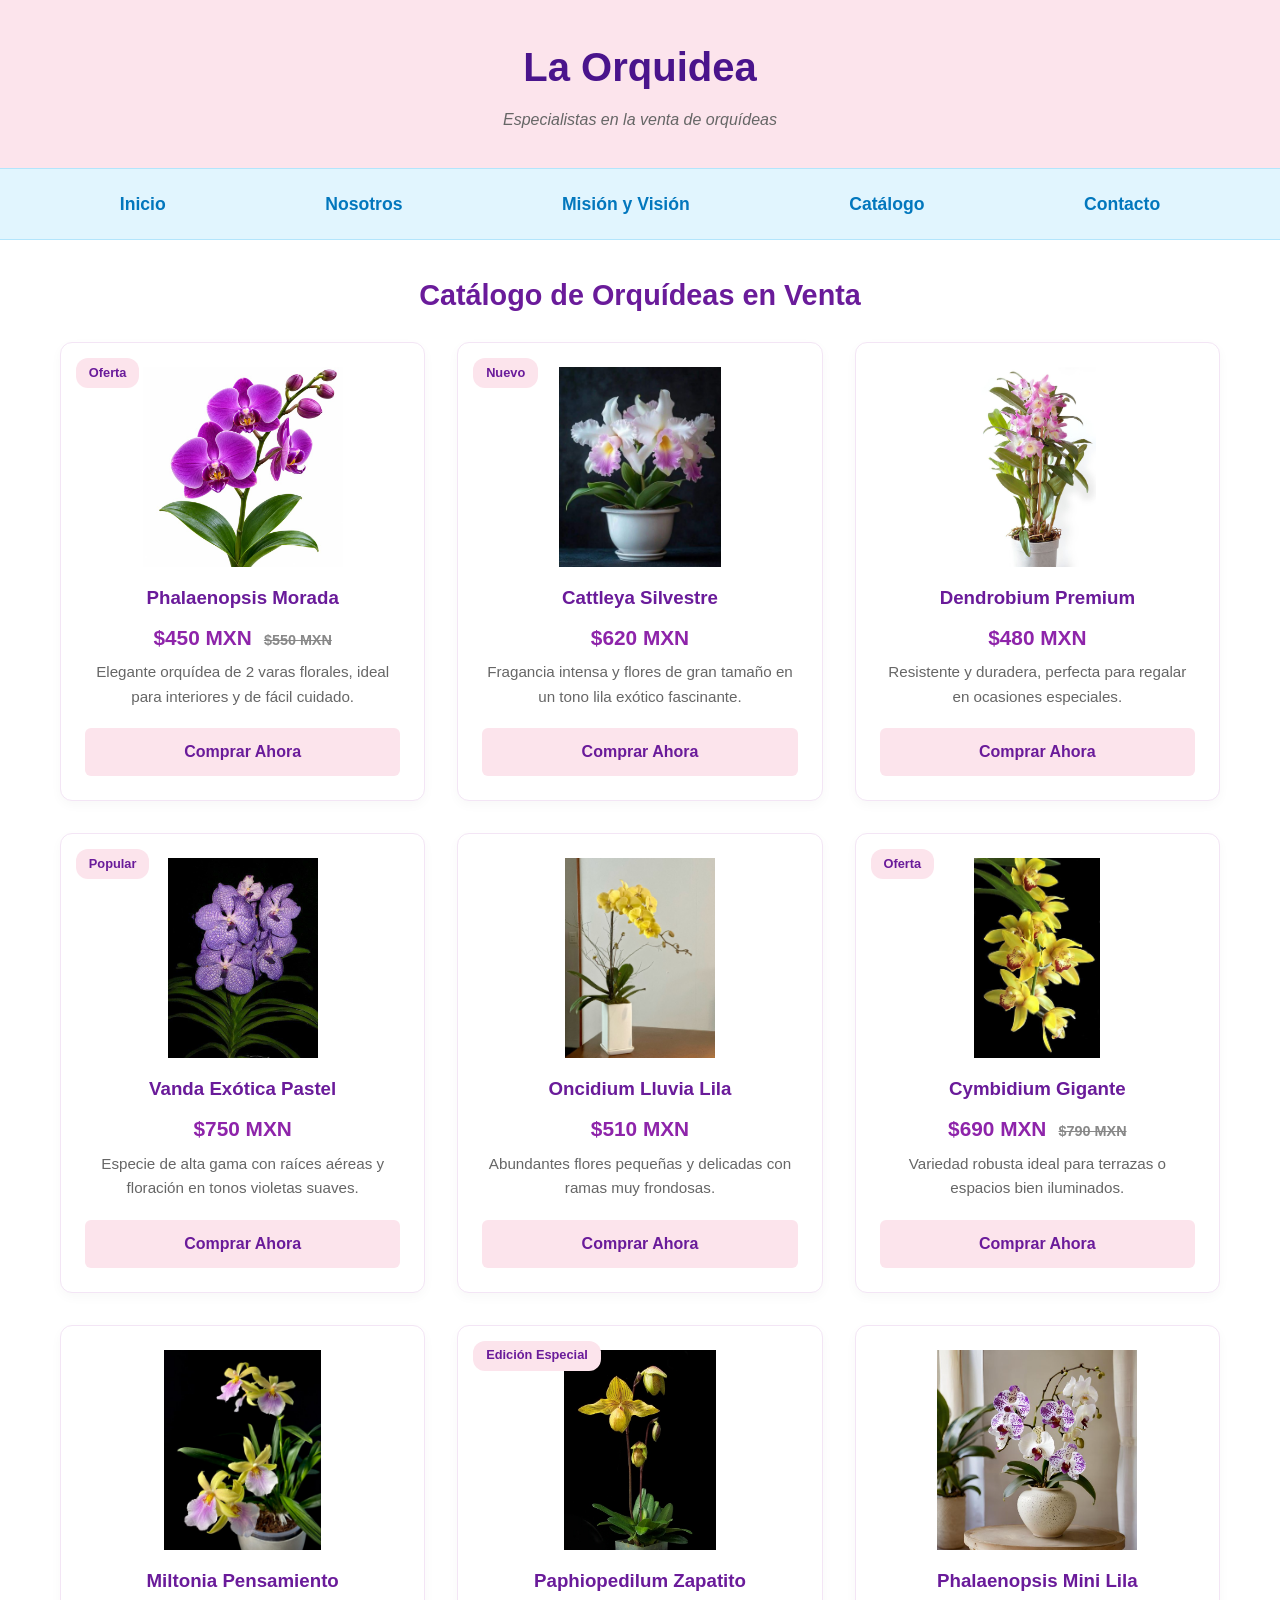
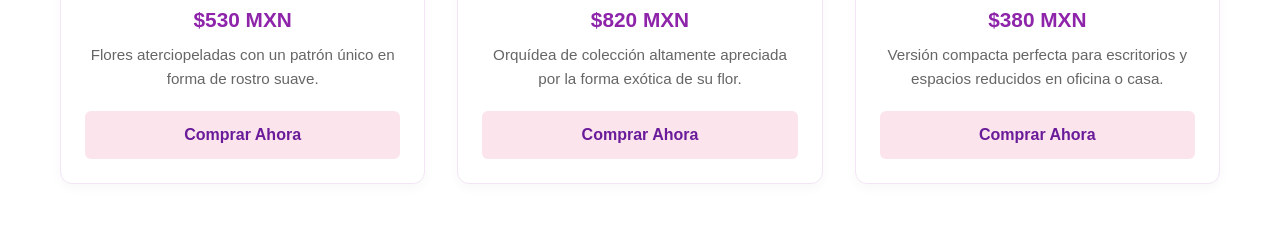
<file: Catalogo.html>
<!DOCTYPE html>
<html lang="es">

<head>
  <meta charset="UTF-8">
  <meta name="viewport" content="width=device-width, initial-scale=1.0">
  <title>La Orquidea - Catálogo</title>
  <link rel="stylesheet" href="Style.css">
</head>

<body>
  <header>
    <h1>La Orquidea</h1>
    <p>Especialistas en la venta de orquídeas</p>
  </header>

  <div class="nav_bg">
    <nav class="navegacion-principal contenedor">
      <a href="index.html">Inicio</a>
      <a href="Nosotros.html">Nosotros</a>
      <a href="Mvv.html">Misión y Visión</a>
      <a href="Catalogo.html">Catálogo</a>
      <a href="Contacto.html">Contacto</a>
    </nav>
  </div>

  <main class="contenedor">
    <h2 class="titulo-seccion">Catálogo de Orquídeas en Venta</h2>
    
    <section class="grid-cards">
      <article class="card card-producto">
        <span class="badge">Oferta</span>
        <img src="img/img_o.jpg" alt="Phalaenopsis Morada">
        <h3>Phalaenopsis Morada</h3>
        <p class="precio">$450 MXN <span class="precio-anterior">$550 MXN</span></p>
        <p class="descripcion-corta">Elegante orquídea de 2 varas florales, ideal para interiores y de fácil cuidado.</p>
        <a href="Contacto.html" class="btn-comprar">Comprar Ahora</a>
      </article>

      <article class="card card-producto">
        <span class="badge">Nuevo</span>
        <img src="img/img_Cattleya.jpg" alt="Cattleya Silvestre">
        <h3>Cattleya Silvestre</h3>
        <p class="precio">$620 MXN</p>
        <p class="descripcion-corta">Fragancia intensa y flores de gran tamaño en un tono lila exótico fascinante.</p>
        <a href="Contacto.html" class="btn-comprar">Comprar Ahora</a>
      </article>

      <article class="card card-producto">
        <img src="img/img_Dendrobium.jpg" alt="Dendrobium Premium">
        <h3>Dendrobium Premium</h3>
        <p class="precio">$480 MXN</p>
        <p class="descripcion-corta">Resistente y duradera, perfecta para regalar en ocasiones especiales.</p>
        <a href="Contacto.html" class="btn-comprar">Comprar Ahora</a>
      </article>

      <article class="card card-producto">
        <span class="badge">Popular</span>
        <img src="img/img_VandaExótica.jpg" alt="Vanda Exótica Pastel">
        <h3>Vanda Exótica Pastel</h3>
        <p class="precio">$750 MXN</p>
        <p class="descripcion-corta">Especie de alta gama con raíces aéreas y floración en tonos violetas suaves.</p>
        <a href="Contacto.html" class="btn-comprar">Comprar Ahora</a>
      </article>

      <article class="card card-producto">
        <img src="img/img_LluviadeOro.jpg" alt="Oncidium Lluvia de Oro">
        <h3>Oncidium Lluvia Lila</h3>
        <p class="precio">$510 MXN</p>
        <p class="descripcion-corta">Abundantes flores pequeñas y delicadas con ramas muy frondosas.</p>
        <a href="Contacto.html" class="btn-comprar">Comprar Ahora</a>
      </article>

      <article class="card card-producto">
        <span class="badge">Oferta</span>
        <img src="img/img_CymbidiumGigante.jpg" alt="Cymbidium Gigante">
        <h3>Cymbidium Gigante</h3>
        <p class="precio">$690 MXN <span class="precio-anterior">$790 MXN</span></p>
        <p class="descripcion-corta">Variedad robusta ideal para terrazas o espacios bien iluminados.</p>
        <a href="Contacto.html" class="btn-comprar">Comprar Ahora</a>
      </article>

      <article class="card card-producto">
        <img src="img/img_MiltoniaSunset.jpg" alt="Miltonia Pensamiento">
        <h3>Miltonia Pensamiento</h3>
        <p class="precio">$530 MXN</p>
        <p class="descripcion-corta">Flores aterciopeladas con un patrón único en forma de rostro suave.</p>
        <a href="Contacto.html" class="btn-comprar">Comprar Ahora</a>
      </article>

      <article class="card card-producto">
        <span class="badge">Edición Especial</span>
        <img src="img/img_Paphiopedilum.jpg" alt="Paphiopedilum Zapatito">
        <h3>Paphiopedilum Zapatito</h3>
        <p class="precio">$820 MXN</p>
        <p class="descripcion-corta">Orquídea de colección altamente apreciada por la forma exótica de su flor.</p>
        <a href="Contacto.html" class="btn-comprar">Comprar Ahora</a>
      </article>

      
      <article class="card card-producto">
        <img src="img/img_MinLila.jpg" alt="Phalaenopsis Mini">
        <h3>Phalaenopsis Mini Lila</h3>
        <p class="precio">$380 MXN</p>
        <p class="descripcion-corta">Versión compacta perfecta para escritorios y espacios reducidos en oficina o casa.</p>
        <a href="Contacto.html" class="btn-comprar">Comprar Ahora</a>
      </article>
    </section>
  </main>

</body>
</html>
</file>
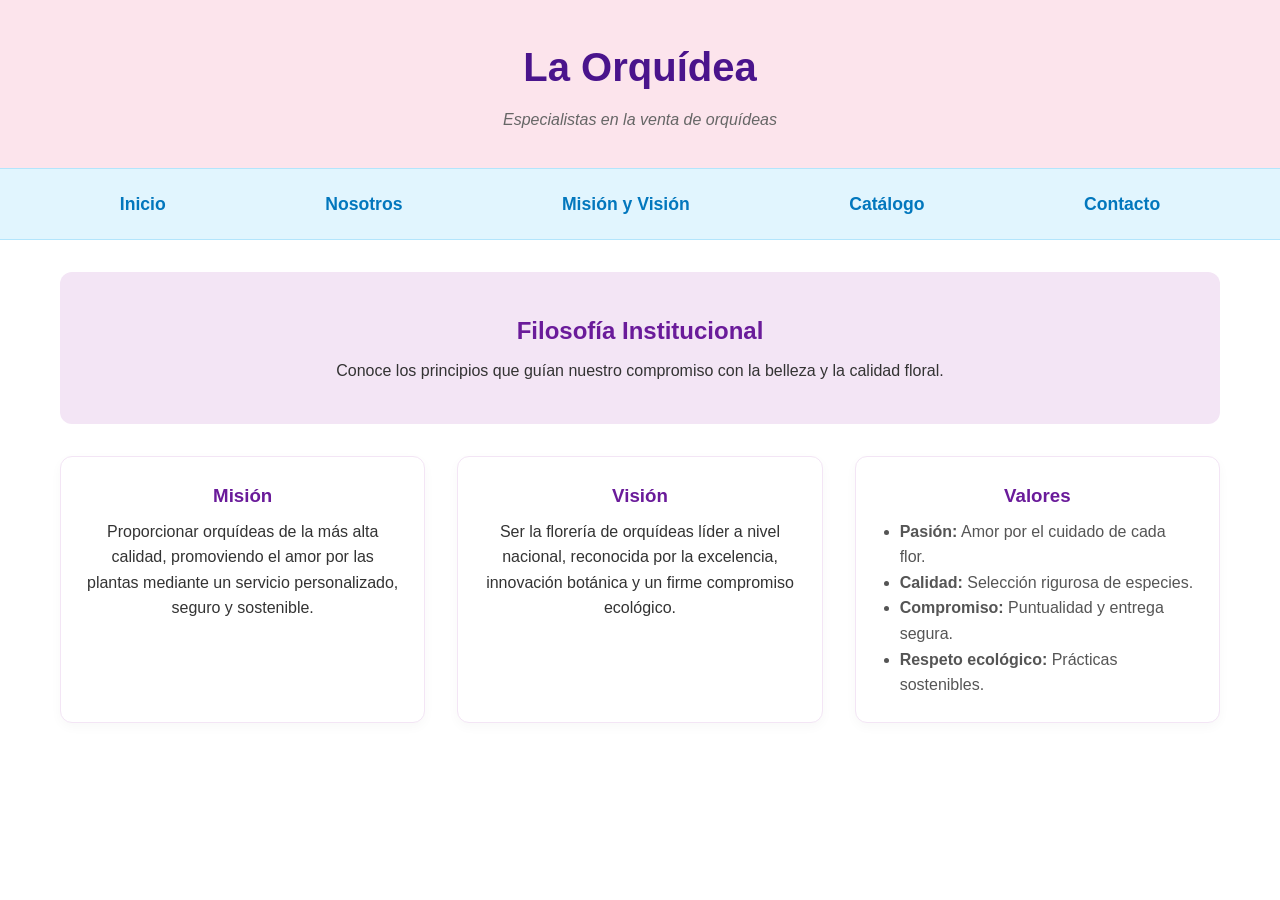
<file: Mvv.html>
<!DOCTYPE html>
<html lang="es">
<head>
  <meta charset="UTF-8">
  <meta name="viewport" content="width=device-width, initial-scale=1.0">
  <title>La Orquídea - Misión, Visión y Valores</title>
  <link rel="stylesheet" href="Style.css">
</head>
<body>
  <header>
    <h1>La Orquídea</h1>
    <p>Especialistas en la venta de orquídeas</p>
  </header>

  <!-- Menú limpio con los 5 apartados esenciales -->
  <div class="nav_bg">
    <nav class="navegacion-principal contenedor">
      <a href="index.html">Inicio</a>
      <a href="Nosotros.html">Nosotros</a>
      <a href="Mvv.html">Misión y Visión</a>
      <a href="Catalogo.html">Catálogo</a>
      <a href="Contacto.html">Contacto</a>
    </nav>
  </div>

  <main class="contenedor">
    <section class="hero">
      <h2>Filosofía Institucional</h2>
      <p>Conoce los principios que guían nuestro compromiso con la belleza y la calidad floral.</p>
    </section>

    <section class="grid-cards">
      <article class="card">
        <h3>Misión</h3>
        <p>Proporcionar orquídeas de la más alta calidad, promoviendo el amor por las plantas mediante un servicio personalizado, seguro y sostenible.</p>
      </article>

      <article class="card">
        <h3>Visión</h3>
        <p>Ser la florería de orquídeas líder a nivel nacional, reconocida por la excelencia, innovación botánica y un firme compromiso ecológico.</p>
      </article>

      <article class="card">
        <h3>Valores</h3>
        <ul style="text-align: left; padding-left: 20px; margin-top: 0.5rem; color: #555;">
          <li><strong>Pasión:</strong> Amor por el cuidado de cada flor.</li>
          <li><strong>Calidad:</strong> Selección rigurosa de especies.</li>
          <li><strong>Compromiso:</strong> Puntualidad y entrega segura.</li>
          <li><strong>Respeto ecológico:</strong> Prácticas sostenibles.</li>
        </ul>
      </article>
    </section>
  </main>

</body>
</html>
</file>
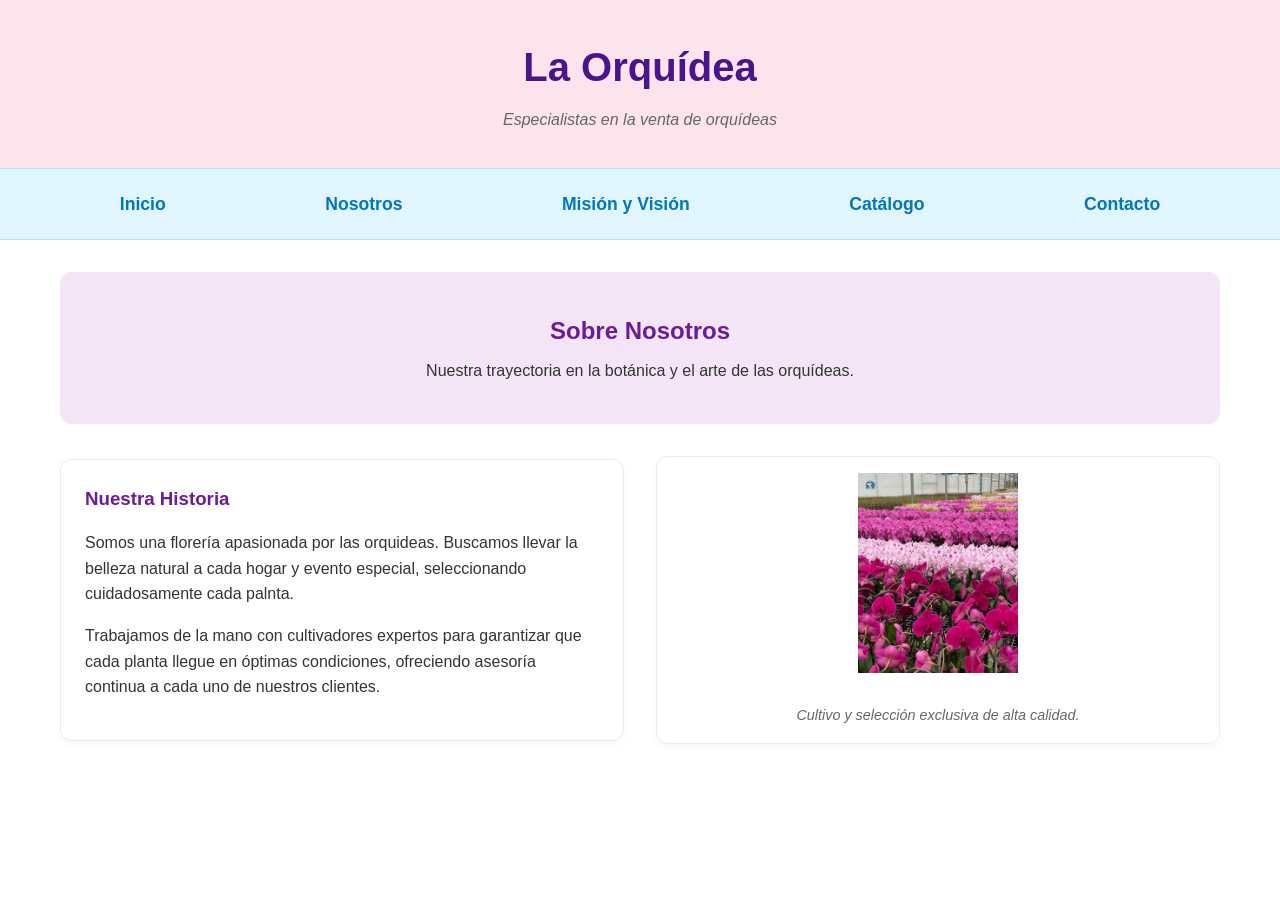
<file: Nosotros.html>
<!DOCTYPE html>
<html lang="es">
<head>
  <meta charset="UTF-8">
  <meta name="viewport" content="width=device-width, initial-scale=1.0">
  <title>La Orquídea - Nosotros</title>
  <link rel="stylesheet" href="Style.css">
</head>
<body>
  <header>
    <h1>La Orquídea</h1>
    <p>Especialistas en la venta de orquídeas</p>
  </header>

  <div class="nav_bg">
    <nav class="navegacion-principal contenedor">
      <a href="index.html">Inicio</a>
      <a href="Nosotros.html">Nosotros</a>
      <a href="Mvv.html">Misión y Visión</a>
      <a href="Catalogo.html">Catálogo</a>
      <a href="Contacto.html">Contacto</a>
    </nav>
  </div>

  <main class="contenedor">
    <section class="hero">
      <h2>Sobre Nosotros</h2>
      <p>Nuestra trayectoria en la botánica y el arte de las orquídeas.</p>
    </section>

    <section class="nosotros-grid">
      
      <div class="card nosotros-texto">
        <h3>Nuestra Historia</h3>
        <p>Somos una florería apasionada por las orquideas. Buscamos llevar la belleza natural a cada hogar y evento especial, seleccionando cuidadosamente cada palnta.</p>
        <p>Trabajamos de la mano con cultivadores expertos para garantizar que cada planta llegue en óptimas condiciones, ofreciendo asesoría continua a cada uno de nuestros clientes.</p>
      </div>

      <div class="card nosotros-imagen-card">
        <img src="img/img_3.jpg" alt="Invernadero de Orquídeas" class="img-nosotros">
        <p class="pie-imagen">Cultivo y selección exclusiva de alta calidad.</p>
      </div>

    </section>
  </main>

</body>
</html>
</file>
<file: Style.css>
:root {
  --primary-rosa: #fce4ec;       
  --secondary-azul: #e1f5fe;     
  --primary-hover: #f8bbd0;      
  --azul-hover: #b3e5fc;         
  --hero-bg: #f9fbe7;           
  --bg-light: #ffffff;          
  --text-color: #333333;
  --white: #ffffff;
  --accent-purple: #6a1b9a;     
  --precio-color: #8e24aa;      
}

* {
  box-sizing: border-box;
  margin: 0;
  padding: 0;
}

body {
  font-family: 'Segoe UI', Tahoma, Geneva, Verdana, sans-serif;
  background-color: var(--bg-light);
  color: var(--text-color);
  line-height: 1.6;
}

.contenedor {
  max-width: 1200px;
  margin: 0 auto;
  padding: 0 20px;
}

header {
  background-color: var(--primary-rosa);
  color: var(--accent-purple);
  text-align: center;
  padding: 2.2rem 1rem;
}

header h1 {
  font-size: 2.5rem;
  margin-bottom: 0.5rem;
  color: #4a148c;
}

header p {
  font-style: italic;
  color: #666666;
}

.nav_bg {
  background-color: var(--secondary-azul);
  border-top: 1px solid #b3e5fc;
  border-bottom: 1px solid #b3e5fc;
}

.navegacion-principal {
  display: flex;
  flex-direction: column;
  align-items: center;
  padding: 0.8rem 0;
}

@media (min-width: 768px) {
  .navegacion-principal {
    flex-direction: row;
    justify-content: space-around;
  }
}

.navegacion-principal a {
  color: #0277bd;
  text-decoration: none;
  font-size: 1.1rem;
  font-weight: 600;
  padding: 0.5rem 1rem;
  transition: background-color 0.3s ease, color 0.3s ease;
  border-radius: 6px;
}

.navegacion-principal a:hover {
  background-color: var(--azul-hover);
  color: #01579b;
}

.titulo-seccion {
  text-align: center;
  color: var(--accent-purple);
  font-size: 1.8rem;
  margin: 2rem 0 1.5rem 0;
}

.hero {
  background-color: #f3e5f5;
  padding: 2.5rem 1rem;
  text-align: center;
  margin: 2rem 0;
  border-radius: 12px;
}

.hero h2 {
  color: var(--accent-purple);
  margin-bottom: 0.5rem;
}

.grid-cards {
  display: grid;
  grid-template-columns: repeat(auto-fit, minmax(280px, 1fr));
  gap: 2rem;
  margin-bottom: 3rem;
}

.card {
  background-color: var(--white);
  border: 1px solid #f3e5f5;
  border-radius: 12px;
  padding: 1.5rem;
  box-shadow: 0 4px 12px rgba(0, 0, 0, 0.03);
  text-align: center;
  transition: transform 0.3s ease;
}

.card:hover {
  transform: translateY(-5px);
}

.card img {
  width: 100%;
  height: 200px;
  object-fit: contain;
  border-radius: 8px;
  margin-bottom: 1rem;
}

.card h3 {
  color: var(--accent-purple);
  margin-bottom: 0.5rem;
}

.card-producto {
  position: relative;
  display: flex;
  flex-direction: column;
  justify-content: space-between;
}

.badge {
  position: absolute;
  top: 15px;
  left: 15px;
  background-color: var(--primary-rosa);
  color: var(--accent-purple);
  padding: 0.3rem 0.8rem;
  font-size: 0.8rem;
  font-weight: bold;
  border-radius: 12px;
}

.precio {
  font-size: 1.3rem;
  font-weight: bold;
  color: var(--precio-color);
  margin-bottom: 0.4rem;
}

.precio-anterior {
  font-size: 0.9rem;
  color: #888;
  text-decoration: line-through;
  margin-left: 0.4rem;
}

.descripcion-corta {
  font-size: 0.95rem;
  color: #666;
  margin-bottom: 1.2rem;
}

.btn-comprar {
  display: block;
  background-color: var(--primary-rosa);
  color: var(--accent-purple);
  text-decoration: none;
  padding: 0.7rem;
  border-radius: 6px;
  font-weight: bold;
  transition: background-color 0.3s ease;
}

.btn-comprar:hover {
  background-color: var(--primary-hover);
}

.form-contacto {
  background: var(--white);
  border: 1px solid #f3e5f5;
  padding: 2rem;
  border-radius: 12px;
  max-width: 600px;
  margin: 2rem auto;
  box-shadow: 0 4px 12px rgba(0,0,0,0.04);
}

.campo {
  margin-bottom: 1.2rem;
  display: flex;
  flex-direction: column;
}

.campo label {
  font-weight: 600;
  margin-bottom: 0.5rem;
  color: var(--accent-purple);
}

.campo input, .campo select, .campo textarea {
  padding: 0.8rem;
  border: 1px solid #e1bee7;
  border-radius: 6px;
  font-size: 1rem;
  background-color: #fafafa;
}

.btn-submit {
  background-color: var(--primary-rosa);
  color: var(--accent-purple);
  border: none;
  padding: 0.8rem 1.5rem;
  font-size: 1.1rem;
  font-weight: bold;
  border-radius: 6px;
  cursor: pointer;
  width: 100%;
  transition: background-color 0.3s ease;
}

.btn-submit:hover {
  background-color: var(--primary-hover);
}

.mapa-contenedor {
  margin: 2rem 0;
  text-align: center;
}

.mapa-contenedor iframe {
  width: 100%;
  height: 400px;
  border: 0;
  border-radius: 12px;
}

.nosotros-grid {
  display: grid;
  grid-template-columns: repeat(auto-fit, minmax(280px, 1fr));
  gap: 2rem;
  align-items: center;
  margin-bottom: 3rem;
}

.nosotros-texto {
  text-align: left;
}

.nosotros-texto h3 {
  margin-bottom: 1rem;
  color: var(--accent-purple);
}

.nosotros-texto p {
  margin-bottom: 1rem;
}

.nosotros-imagen-card {
  padding: 1rem;
  text-align: center;
}

.img-nosotros {
  width: 100%;
  height: 450px; 
  object-fit: cover;
  border-radius: 8px;
}

.pie-imagen {
  font-size: 0.9rem;
  color: #666;
  margin-top: 0.5rem;
  font-style: italic;
}

footer {
  background-color: var(--primary-rosa);
  color: var(--accent-purple);
  text-align: center;
  padding: 1.5rem;
  margin-top: 3rem;
  font-weight: 600;
}
</file>
